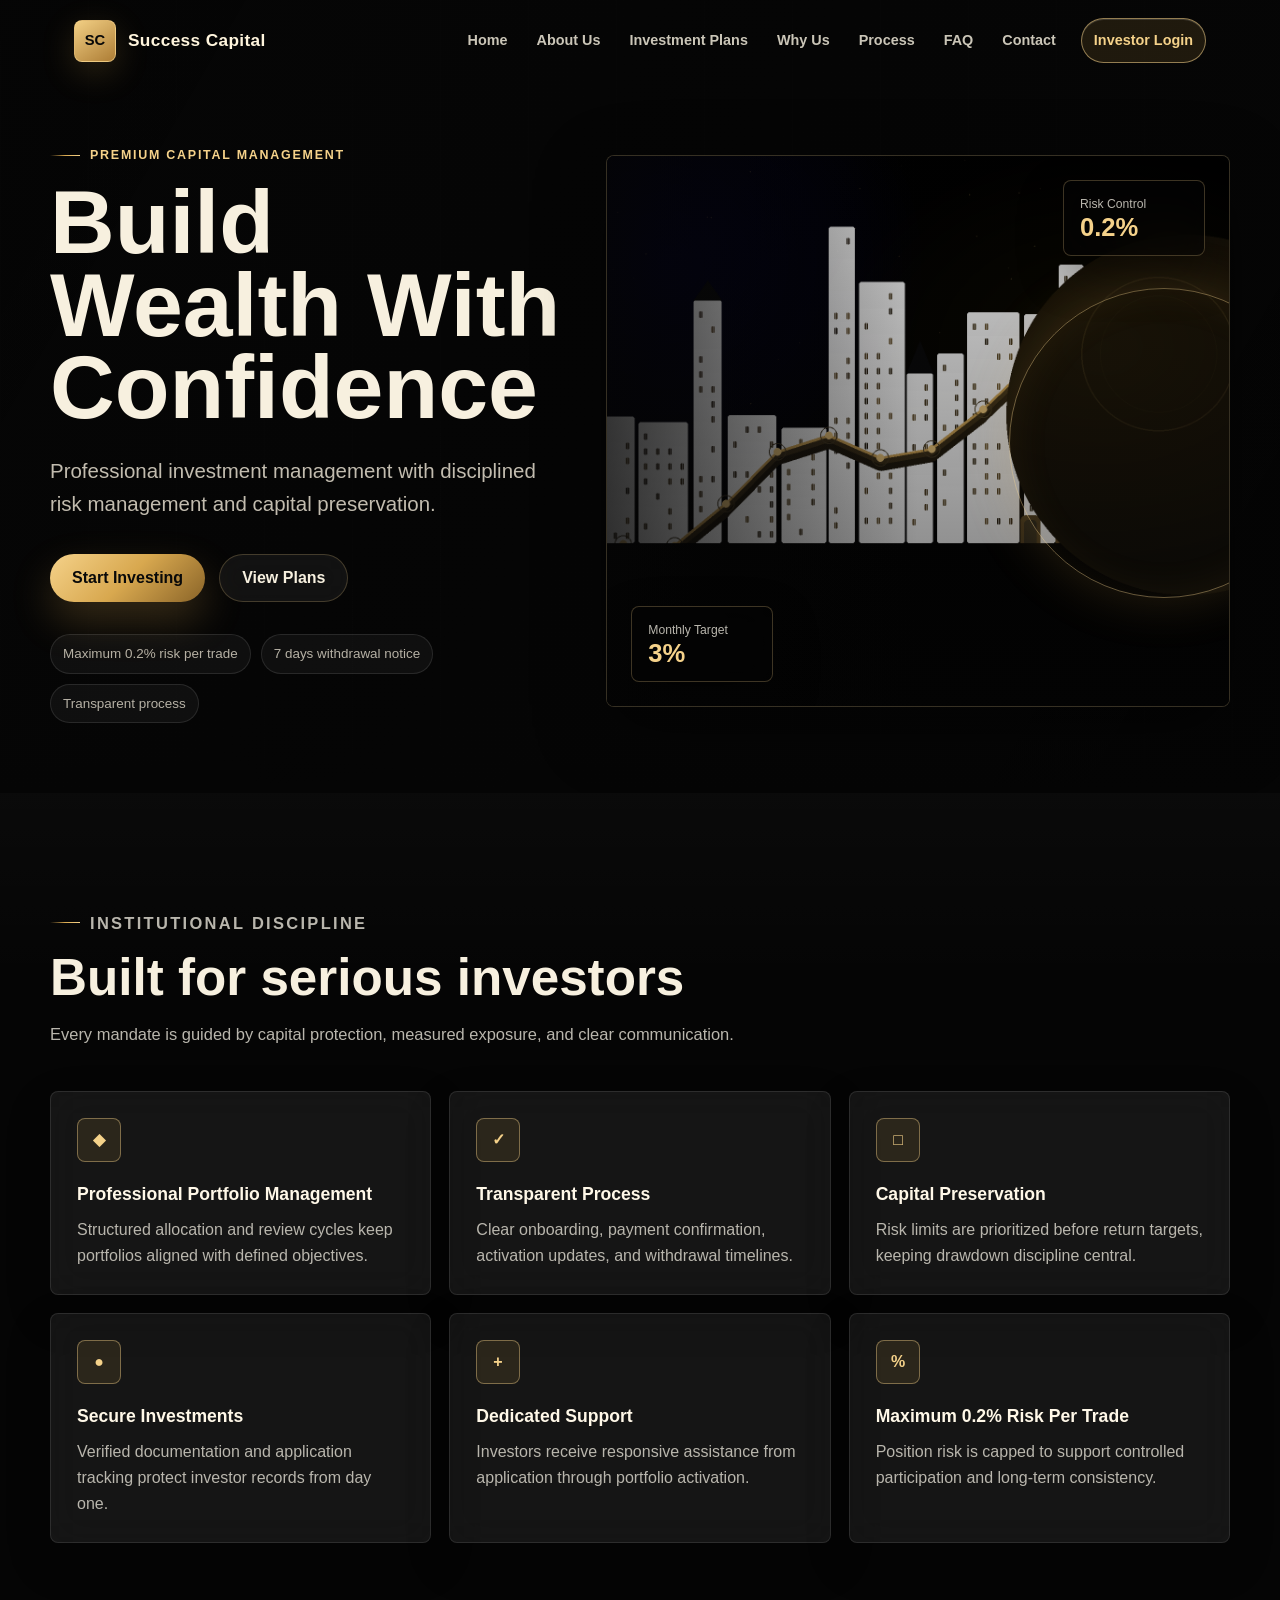
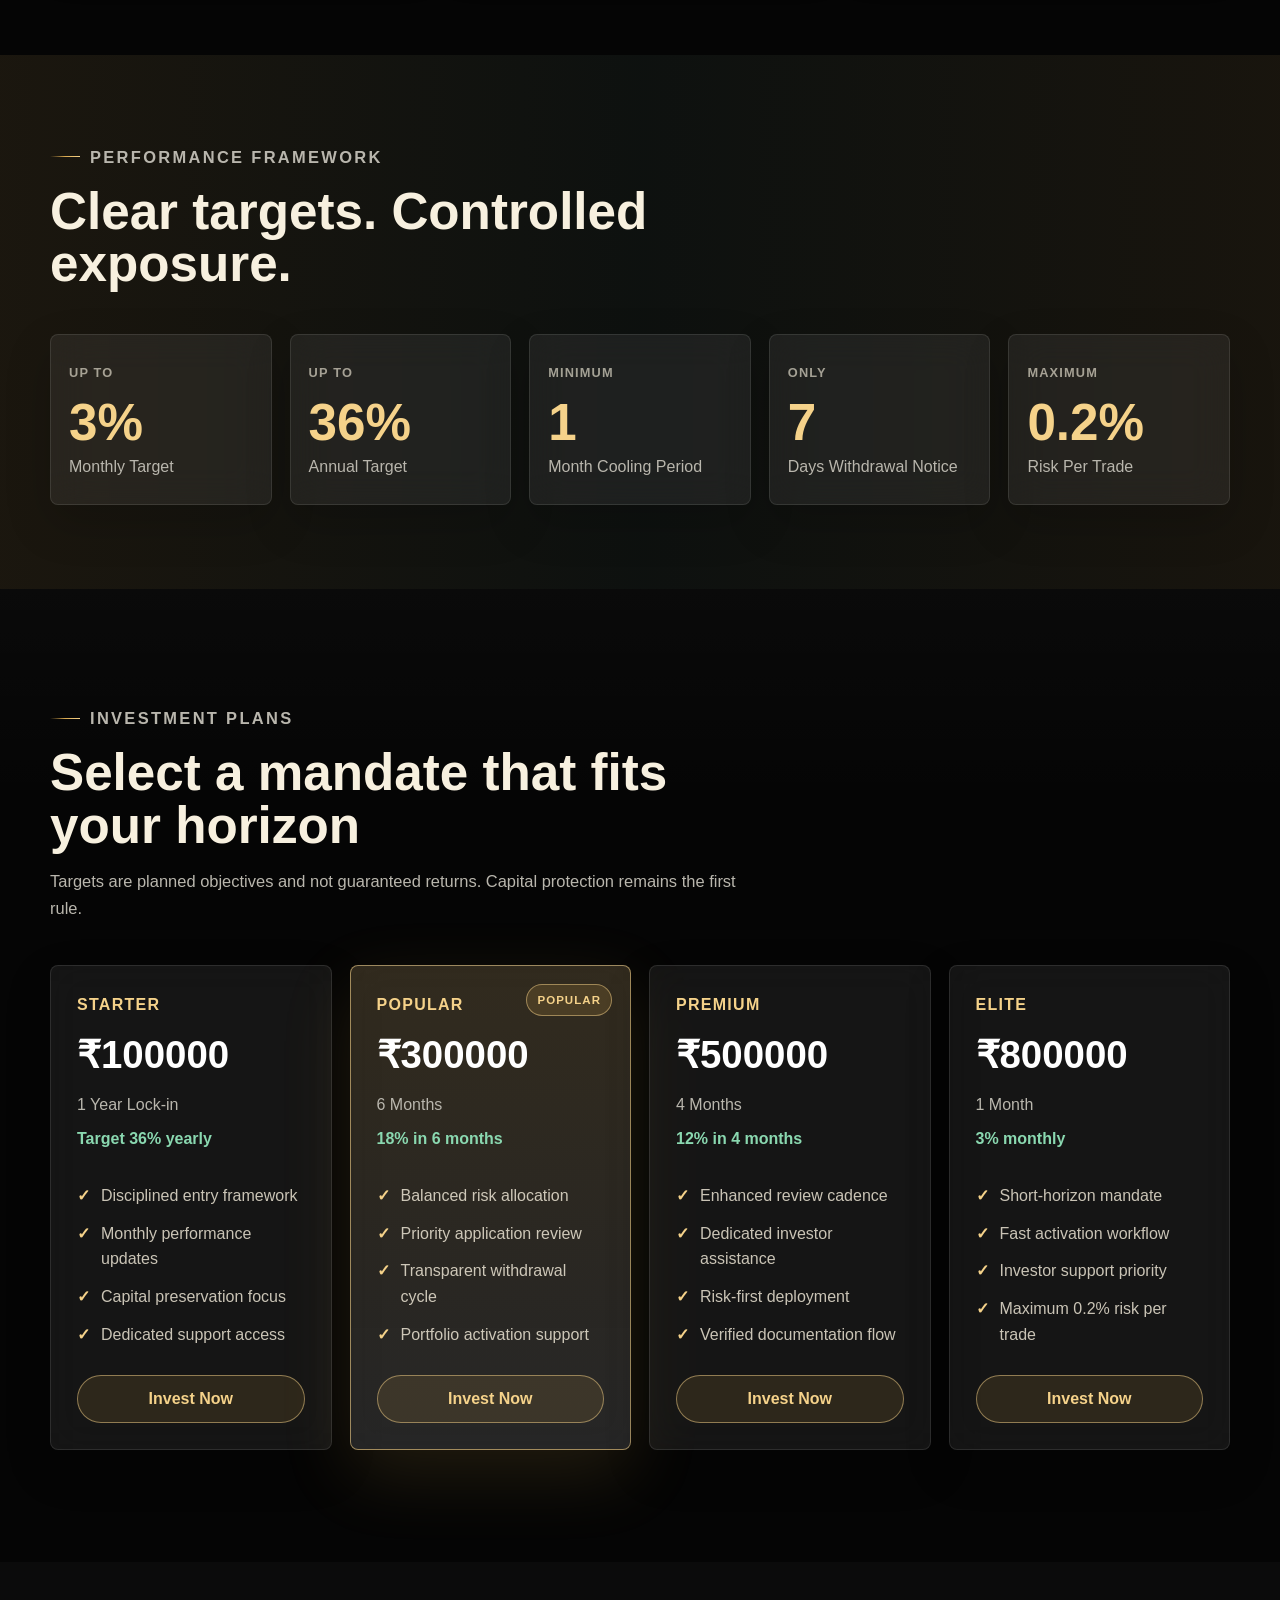
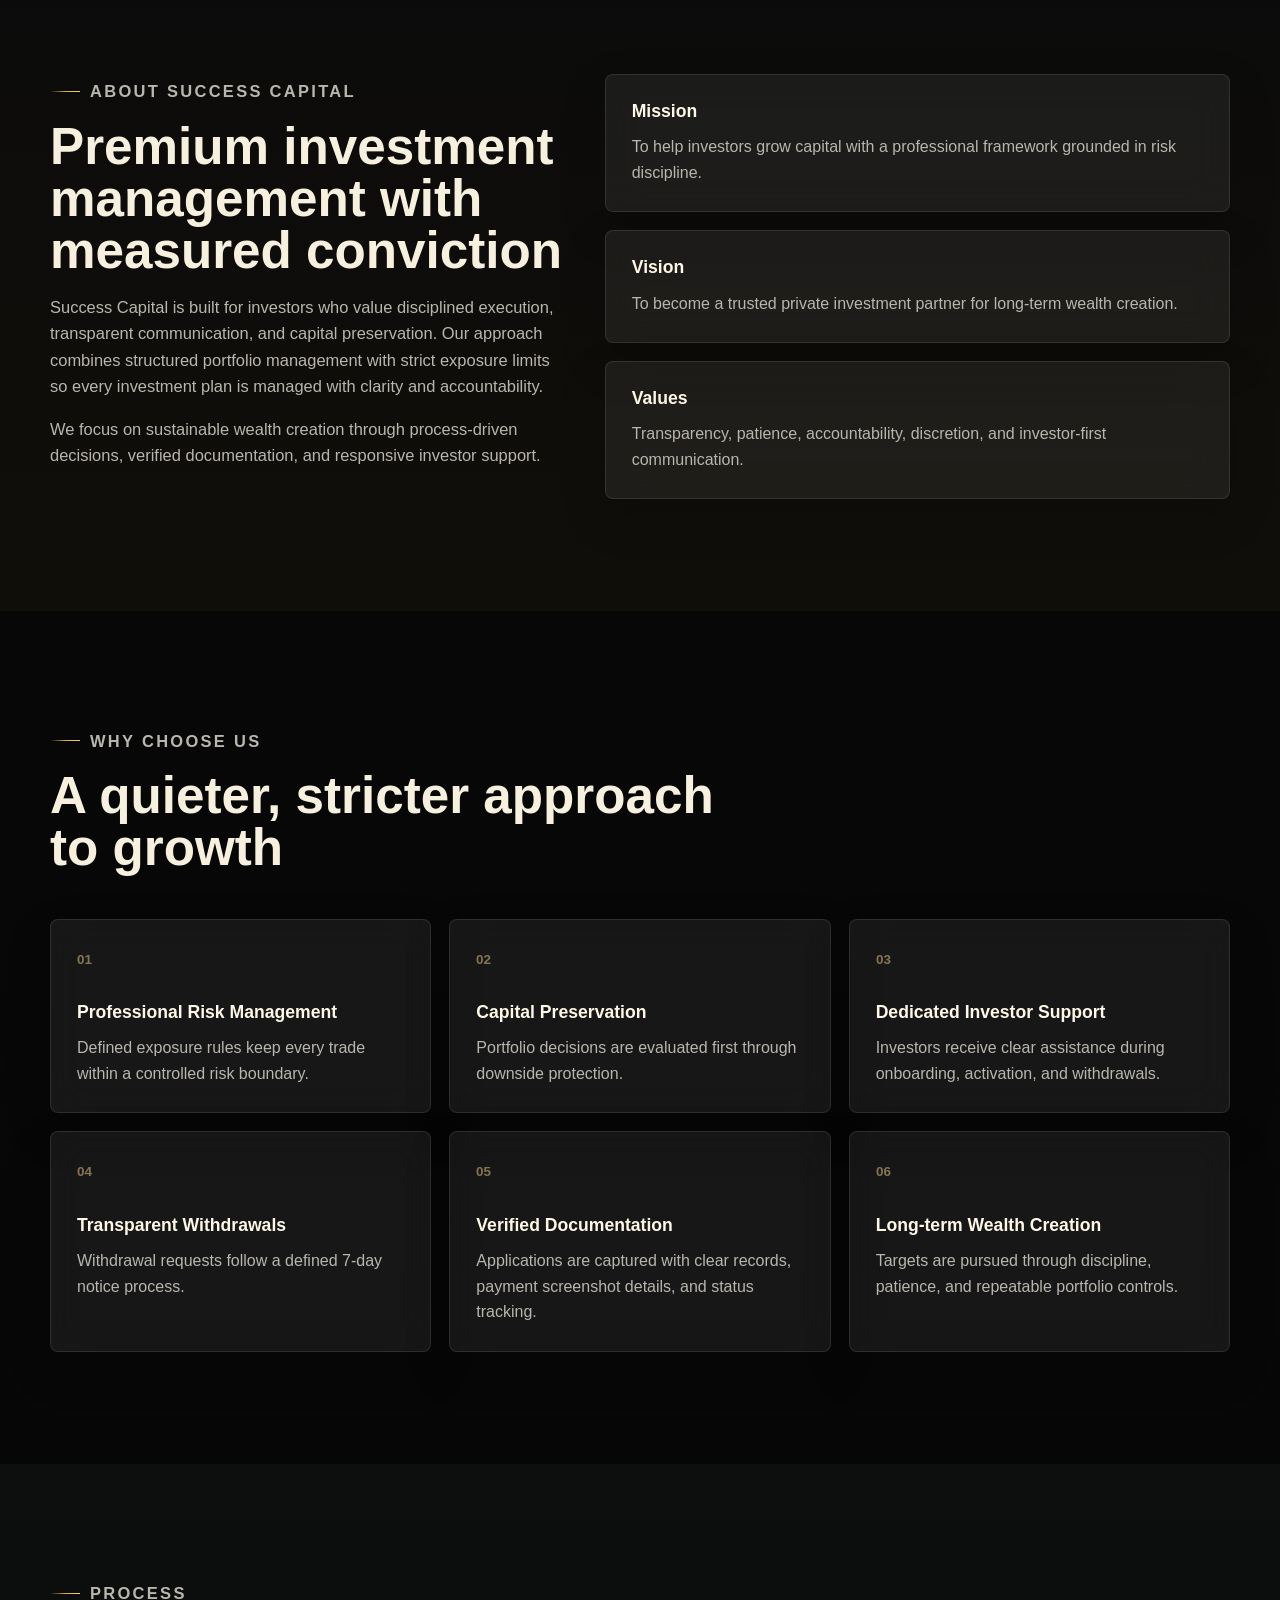
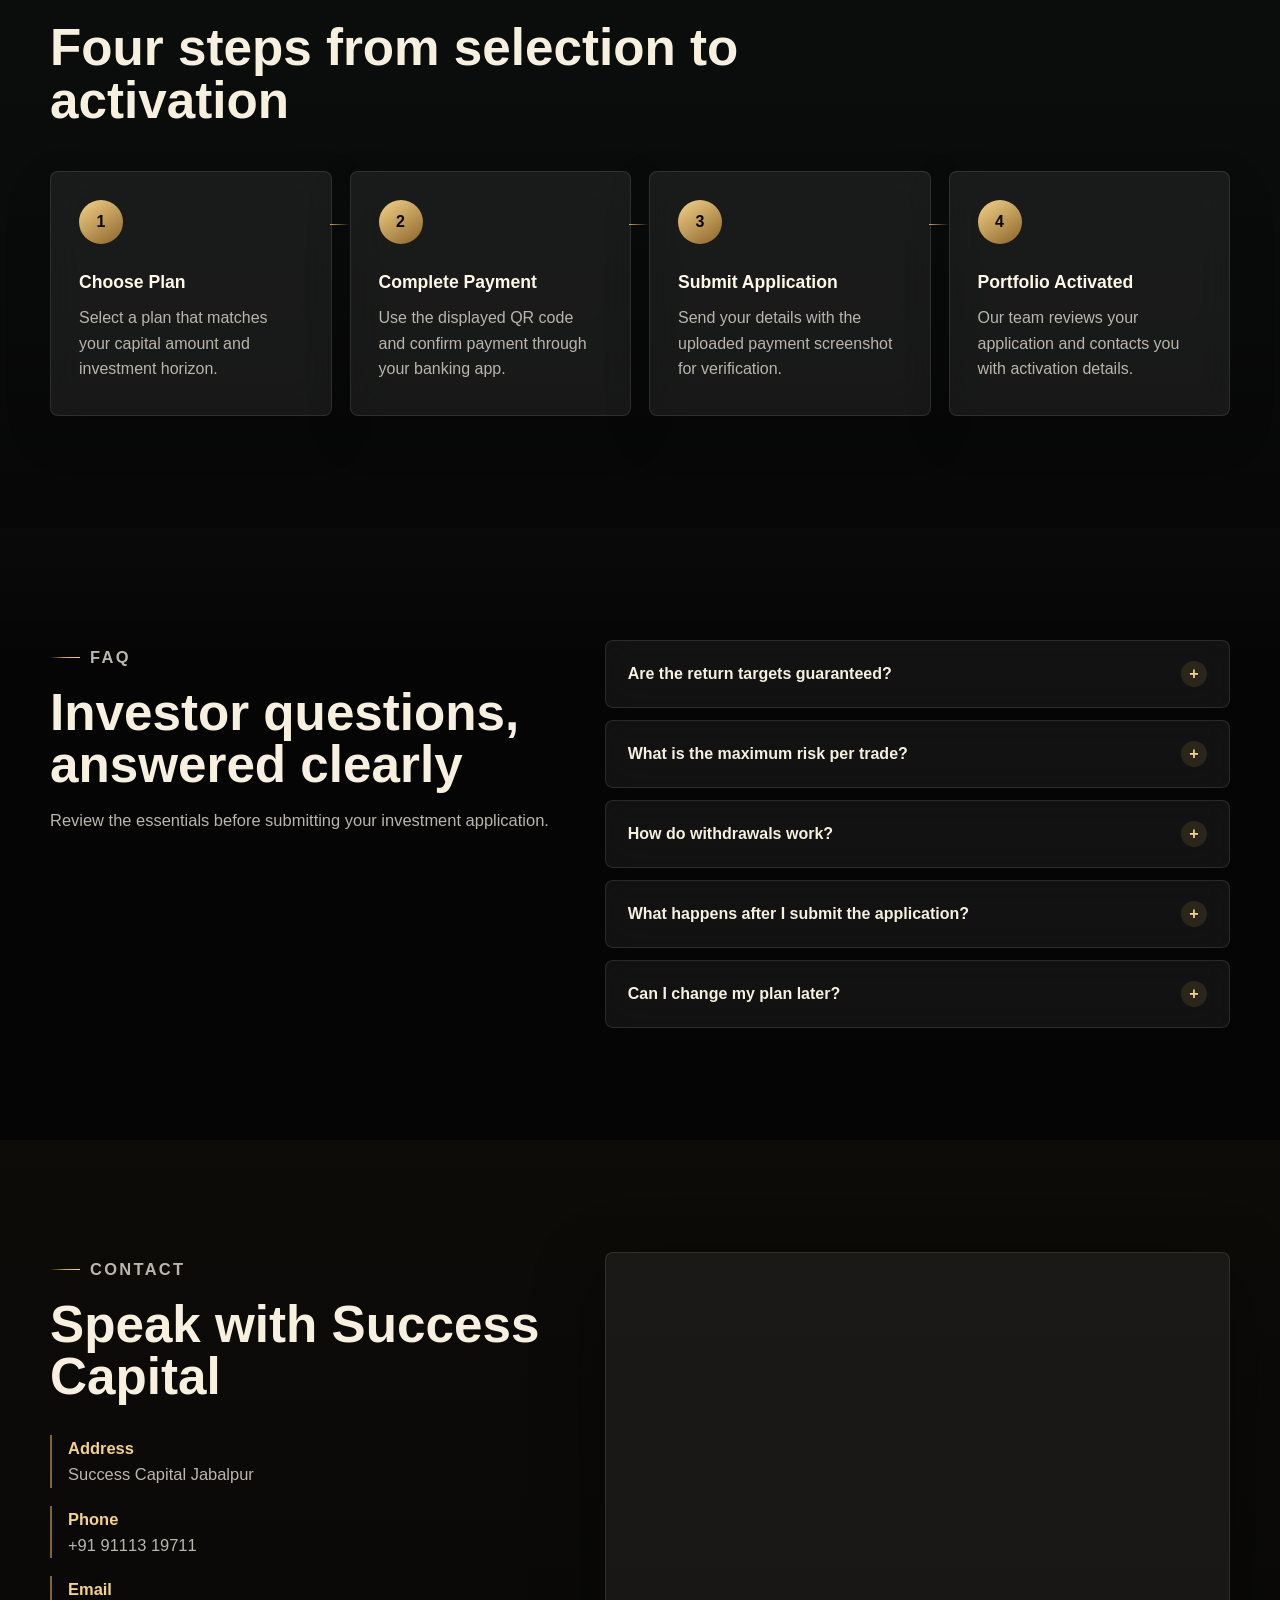
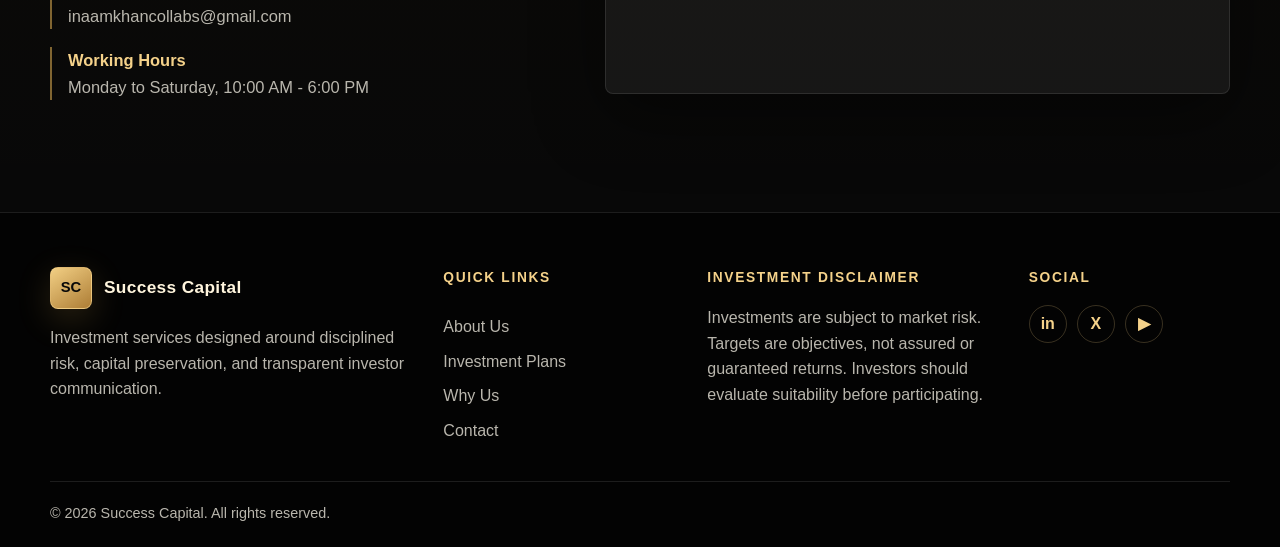
<file: outputs/Success Capital/index.html>
<!DOCTYPE html>
<html lang="en-IN">
<head>
  <meta charset="UTF-8">
  <meta name="viewport" content="width=device-width, initial-scale=1.0">
  <meta name="theme-color" content="#050505">
  <title>Success Capital | Premium Investment Management</title>
  <meta name="description" content="Success Capital provides professional investment management focused on disciplined risk management, capital preservation, transparent withdrawals, and long-term wealth creation.">
  <meta property="og:title" content="Success Capital | Build Wealth With Confidence">
  <meta property="og:description" content="Premium investment plans with disciplined risk management, transparent process, and dedicated investor support.">
  <meta property="og:type" content="website">
  <meta property="og:image" content="images/og-image.png">
  <meta name="twitter:card" content="summary_large_image">
  <meta name="twitter:title" content="Success Capital | Premium Investment Management">
  <meta name="twitter:description" content="Professional investment management with disciplined risk management and capital preservation.">
  <meta name="twitter:image" content="images/og-image.png">
  <link rel="icon" type="image/svg+xml" href="assets/favicon.svg">
  <link rel="preload" href="images/hero-skyline.png" as="image">
  <link rel="stylesheet" href="style.css">
  <script src="config.js" defer></script>
  <script src="script.js" defer></script>
</head>
<body>
  <a class="skip-link" href="#main">Skip to content</a>

  <header class="site-header" data-header>
    <nav class="navbar" aria-label="Primary navigation">
      <a class="brand" href="#home" aria-label="Success Capital home">
        <span class="brand-mark" aria-hidden="true">SC</span>
        <span class="brand-text">Success Capital</span>
      </a>

      <button class="nav-toggle" type="button" aria-label="Open menu" aria-expanded="false" aria-controls="nav-menu" data-nav-toggle>
        <span></span>
        <span></span>
        <span></span>
      </button>

      <div class="nav-menu" id="nav-menu" data-nav-menu>
        <a href="#home">Home</a>
        <a href="#about">About Us</a>
        <a href="#plans">Investment Plans</a>
        <a href="#why-us">Why Us</a>
        <a href="#process">Process</a>
        <a href="#faq">FAQ</a>
        <a href="#contact">Contact</a>
        <button class="nav-login" type="button" data-investor-login>Investor Login</button>
      </div>
    </nav>
  </header>

  <main id="main">
    <section class="hero section" id="home" aria-labelledby="hero-title">
      <div class="hero-bg" aria-hidden="true"></div>
      <div class="section-inner hero-grid">
        <div class="hero-content reveal">
          <p class="eyebrow">Premium capital management</p>
          <h1 id="hero-title"><span>Build</span> <span>Wealth</span> <span>With</span> <span>Confidence</span></h1>
          <p class="hero-subtitle">Professional investment management with disciplined risk management and capital preservation.</p>
          <div class="hero-actions">
            <button class="btn btn-primary" type="button" data-open-application data-plan="Elite" data-amount="800000">Start Investing</button>
            <a class="btn btn-secondary" href="#plans">View Plans</a>
          </div>
          <div class="hero-trust" aria-label="Key investment controls">
            <span>Maximum 0.2% risk per trade</span>
            <span>7 days withdrawal notice</span>
            <span>Transparent process</span>
          </div>
        </div>

        <div class="hero-visual reveal" aria-label="Success Capital investment growth visual">
          <img src="images/hero-skyline.png" alt="Luxury city skyline with a glowing golden investment graph" width="1800" height="1200" loading="eager">
          <div class="chart-orbit" aria-hidden="true"></div>
          <div class="hero-metric metric-one">
            <span>Monthly Target</span>
            <strong>3%</strong>
          </div>
          <div class="hero-metric metric-two">
            <span>Risk Control</span>
            <strong>0.2%</strong>
          </div>
        </div>
      </div>
    </section>

    <section class="section features" aria-labelledby="features-title">
      <div class="section-inner">
        <div class="section-heading reveal">
          <p class="eyebrow">Institutional discipline</p>
          <h2 id="features-title">Built for serious investors</h2>
          <p>Every mandate is guided by capital protection, measured exposure, and clear communication.</p>
        </div>
        <div class="feature-grid">
          <article class="feature-card reveal">
            <span class="icon-badge" aria-hidden="true">◆</span>
            <h3>Professional Portfolio Management</h3>
            <p>Structured allocation and review cycles keep portfolios aligned with defined objectives.</p>
          </article>
          <article class="feature-card reveal">
            <span class="icon-badge" aria-hidden="true">✓</span>
            <h3>Transparent Process</h3>
            <p>Clear onboarding, payment confirmation, activation updates, and withdrawal timelines.</p>
          </article>
          <article class="feature-card reveal">
            <span class="icon-badge" aria-hidden="true">□</span>
            <h3>Capital Preservation</h3>
            <p>Risk limits are prioritized before return targets, keeping drawdown discipline central.</p>
          </article>
          <article class="feature-card reveal">
            <span class="icon-badge" aria-hidden="true">●</span>
            <h3>Secure Investments</h3>
            <p>Verified documentation and application tracking protect investor records from day one.</p>
          </article>
          <article class="feature-card reveal">
            <span class="icon-badge" aria-hidden="true">+</span>
            <h3>Dedicated Support</h3>
            <p>Investors receive responsive assistance from application through portfolio activation.</p>
          </article>
          <article class="feature-card reveal">
            <span class="icon-badge" aria-hidden="true">%</span>
            <h3>Maximum 0.2% Risk Per Trade</h3>
            <p>Position risk is capped to support controlled participation and long-term consistency.</p>
          </article>
        </div>
      </div>
    </section>

    <section class="section stats" aria-labelledby="stats-title">
      <div class="section-inner">
        <div class="section-heading reveal">
          <p class="eyebrow">Performance framework</p>
          <h2 id="stats-title">Clear targets. Controlled exposure.</h2>
        </div>
        <div class="stats-grid">
          <article class="stat-card reveal">
            <span>Up to</span>
            <strong><span data-counter data-target="3">0</span>%</strong>
            <p>Monthly Target</p>
          </article>
          <article class="stat-card reveal">
            <span>Up to</span>
            <strong><span data-counter data-target="36">0</span>%</strong>
            <p>Annual Target</p>
          </article>
          <article class="stat-card reveal">
            <span>Minimum</span>
            <strong><span data-counter data-target="1">0</span></strong>
            <p>Month Cooling Period</p>
          </article>
          <article class="stat-card reveal">
            <span>Only</span>
            <strong><span data-counter data-target="7">0</span></strong>
            <p>Days Withdrawal Notice</p>
          </article>
          <article class="stat-card reveal">
            <span>Maximum</span>
            <strong><span data-counter data-target="0.2" data-decimals="1">0</span>%</strong>
            <p>Risk Per Trade</p>
          </article>
        </div>
      </div>
    </section>

    <section class="section plans" id="plans" aria-labelledby="plans-title">
      <div class="section-inner">
        <div class="section-heading reveal">
          <p class="eyebrow">Investment plans</p>
          <h2 id="plans-title">Select a mandate that fits your horizon</h2>
          <p>Targets are planned objectives and not guaranteed returns. Capital protection remains the first rule.</p>
        </div>

        <div class="plan-grid">
          <article class="plan-card reveal">
            <div class="plan-top">
              <span class="plan-name">Starter</span>
              <strong>₹100000</strong>
            </div>
            <p class="plan-term">1 Year Lock-in</p>
            <p class="plan-target">Target 36% yearly</p>
            <ul>
              <li>Disciplined entry framework</li>
              <li>Monthly performance updates</li>
              <li>Capital preservation focus</li>
              <li>Dedicated support access</li>
            </ul>
            <button class="btn btn-card" type="button" data-open-application data-plan="Starter" data-amount="100000">Invest Now</button>
          </article>

          <article class="plan-card featured reveal">
            <span class="popular-badge">Popular</span>
            <div class="plan-top">
              <span class="plan-name">Popular</span>
              <strong>₹300000</strong>
            </div>
            <p class="plan-term">6 Months</p>
            <p class="plan-target">18% in 6 months</p>
            <ul>
              <li>Balanced risk allocation</li>
              <li>Priority application review</li>
              <li>Transparent withdrawal cycle</li>
              <li>Portfolio activation support</li>
            </ul>
            <button class="btn btn-card" type="button" data-open-application data-plan="Popular" data-amount="300000">Invest Now</button>
          </article>

          <article class="plan-card reveal">
            <div class="plan-top">
              <span class="plan-name">Premium</span>
              <strong>₹500000</strong>
            </div>
            <p class="plan-term">4 Months</p>
            <p class="plan-target">12% in 4 months</p>
            <ul>
              <li>Enhanced review cadence</li>
              <li>Dedicated investor assistance</li>
              <li>Risk-first deployment</li>
              <li>Verified documentation flow</li>
            </ul>
            <button class="btn btn-card" type="button" data-open-application data-plan="Premium" data-amount="500000">Invest Now</button>
          </article>

          <article class="plan-card reveal">
            <div class="plan-top">
              <span class="plan-name">Elite</span>
              <strong>₹800000</strong>
            </div>
            <p class="plan-term">1 Month</p>
            <p class="plan-target">3% monthly</p>
            <ul>
              <li>Short-horizon mandate</li>
              <li>Fast activation workflow</li>
              <li>Investor support priority</li>
              <li>Maximum 0.2% risk per trade</li>
            </ul>
            <button class="btn btn-card" type="button" data-open-application data-plan="Elite" data-amount="800000">Invest Now</button>
          </article>
        </div>
      </div>
    </section>

    <section class="section about" id="about" aria-labelledby="about-title">
      <div class="section-inner about-grid">
        <div class="about-copy reveal">
          <p class="eyebrow">About Success Capital</p>
          <h2 id="about-title">Premium investment management with measured conviction</h2>
          <p>Success Capital is built for investors who value disciplined execution, transparent communication, and capital preservation. Our approach combines structured portfolio management with strict exposure limits so every investment plan is managed with clarity and accountability.</p>
          <p>We focus on sustainable wealth creation through process-driven decisions, verified documentation, and responsive investor support.</p>
        </div>
        <div class="value-grid">
          <article class="value-card reveal">
            <h3>Mission</h3>
            <p>To help investors grow capital with a professional framework grounded in risk discipline.</p>
          </article>
          <article class="value-card reveal">
            <h3>Vision</h3>
            <p>To become a trusted private investment partner for long-term wealth creation.</p>
          </article>
          <article class="value-card reveal">
            <h3>Values</h3>
            <p>Transparency, patience, accountability, discretion, and investor-first communication.</p>
          </article>
        </div>
      </div>
    </section>

    <section class="section why-us" id="why-us" aria-labelledby="why-title">
      <div class="section-inner">
        <div class="section-heading reveal">
          <p class="eyebrow">Why choose us</p>
          <h2 id="why-title">A quieter, stricter approach to growth</h2>
        </div>
        <div class="why-grid">
          <article class="why-card reveal">
            <span aria-hidden="true">01</span>
            <h3>Professional Risk Management</h3>
            <p>Defined exposure rules keep every trade within a controlled risk boundary.</p>
          </article>
          <article class="why-card reveal">
            <span aria-hidden="true">02</span>
            <h3>Capital Preservation</h3>
            <p>Portfolio decisions are evaluated first through downside protection.</p>
          </article>
          <article class="why-card reveal">
            <span aria-hidden="true">03</span>
            <h3>Dedicated Investor Support</h3>
            <p>Investors receive clear assistance during onboarding, activation, and withdrawals.</p>
          </article>
          <article class="why-card reveal">
            <span aria-hidden="true">04</span>
            <h3>Transparent Withdrawals</h3>
            <p>Withdrawal requests follow a defined 7-day notice process.</p>
          </article>
          <article class="why-card reveal">
            <span aria-hidden="true">05</span>
            <h3>Verified Documentation</h3>
            <p>Applications are captured with clear records, payment screenshot details, and status tracking.</p>
          </article>
          <article class="why-card reveal">
            <span aria-hidden="true">06</span>
            <h3>Long-term Wealth Creation</h3>
            <p>Targets are pursued through discipline, patience, and repeatable portfolio controls.</p>
          </article>
        </div>
      </div>
    </section>

    <section class="section process" id="process" aria-labelledby="process-title">
      <div class="section-inner">
        <div class="section-heading reveal">
          <p class="eyebrow">Process</p>
          <h2 id="process-title">Four steps from selection to activation</h2>
        </div>
        <div class="process-grid">
          <article class="process-step reveal">
            <span>1</span>
            <h3>Choose Plan</h3>
            <p>Select a plan that matches your capital amount and investment horizon.</p>
          </article>
          <article class="process-step reveal">
            <span>2</span>
            <h3>Complete Payment</h3>
            <p>Use the displayed QR code and confirm payment through your banking app.</p>
          </article>
          <article class="process-step reveal">
            <span>3</span>
            <h3>Submit Application</h3>
            <p>Send your details with the uploaded payment screenshot for verification.</p>
          </article>
          <article class="process-step reveal">
            <span>4</span>
            <h3>Portfolio Activated</h3>
            <p>Our team reviews your application and contacts you with activation details.</p>
          </article>
        </div>
      </div>
    </section>

    <section class="section faq" id="faq" aria-labelledby="faq-title">
      <div class="section-inner faq-grid">
        <div class="section-heading reveal">
          <p class="eyebrow">FAQ</p>
          <h2 id="faq-title">Investor questions, answered clearly</h2>
          <p>Review the essentials before submitting your investment application.</p>
        </div>
        <div class="accordion reveal" data-accordion>
          <article class="faq-item">
            <button type="button" aria-expanded="false">
              Are the return targets guaranteed?
              <span aria-hidden="true">+</span>
            </button>
            <div class="faq-panel">
              <p>No. The stated percentages are target objectives. All investments carry market risk, and actual outcomes may vary.</p>
            </div>
          </article>
          <article class="faq-item">
            <button type="button" aria-expanded="false">
              What is the maximum risk per trade?
              <span aria-hidden="true">+</span>
            </button>
            <div class="faq-panel">
              <p>Success Capital uses a maximum 0.2% risk per trade framework to support measured participation and capital preservation.</p>
            </div>
          </article>
          <article class="faq-item">
            <button type="button" aria-expanded="false">
              How do withdrawals work?
              <span aria-hidden="true">+</span>
            </button>
            <div class="faq-panel">
              <p>Withdrawal requests require 7 days notice and are processed according to the plan terms and cooling period.</p>
            </div>
          </article>
          <article class="faq-item">
            <button type="button" aria-expanded="false">
              What happens after I submit the application?
              <span aria-hidden="true">+</span>
            </button>
            <div class="faq-panel">
              <p>Your application is recorded with Pending status. The team verifies your details and contacts you shortly.</p>
            </div>
          </article>
          <article class="faq-item">
            <button type="button" aria-expanded="false">
              Can I change my plan later?
              <span aria-hidden="true">+</span>
            </button>
            <div class="faq-panel">
              <p>Plan changes can be reviewed after the applicable lock-in or cooling period, based on portfolio status.</p>
            </div>
          </article>
        </div>
      </div>
    </section>

    <section class="section contact" id="contact" aria-labelledby="contact-title">
      <div class="section-inner contact-grid">
        <div class="contact-copy reveal">
          <p class="eyebrow">Contact</p>
          <h2 id="contact-title">Speak with Success Capital</h2>
          <div class="contact-list">
            <p><span>Address</span> Success Capital Jabalpur</p>
            <p><span>Phone</span> +91 91113 19711</p>
            <p><span>Email</span> inaamkhancollabs@gmail.com</p>
            <p><span>Working Hours</span> Monday to Saturday, 10:00 AM - 6:00 PM</p>
          </div>
        </div>
        <div class="map-frame reveal">
          <iframe title="Success Capital office location map" loading="lazy" referrerpolicy="no-referrer-when-downgrade" src="https://maps.app.goo.gl/9LFWZc4yVt3iLi478"></iframe>
        </div>
      </div>
    </section>
  </main>

  <footer class="footer">
    <div class="section-inner footer-grid">
      <div>
        <a class="brand footer-brand" href="#home" aria-label="Success Capital home">
          <span class="brand-mark" aria-hidden="true">SC</span>
          <span class="brand-text">Success Capital</span>
        </a>
        <p class="footer-note">Investment services designed around disciplined risk, capital preservation, and transparent investor communication.</p>
      </div>
      <div>
        <h2>Quick Links</h2>
        <a href="#about">About Us</a>
        <a href="#plans">Investment Plans</a>
        <a href="#why-us">Why Us</a>
        <a href="#contact">Contact</a>
      </div>
      <div>
        <h2>Investment Disclaimer</h2>
        <p>Investments are subject to market risk. Targets are objectives, not assured or guaranteed returns. Investors should evaluate suitability before participating.</p>
      </div>
      <div>
        <h2>Social</h2>
        <div class="social-links" aria-label="Success Capital social icons">
          <span role="img" aria-label="LinkedIn">in</span>
          <span role="img" aria-label="X">X</span>
          <span role="img" aria-label="YouTube">▶</span>
        </div>
      </div>
    </div>
    <div class="copyright">
      <p>© 2026 Success Capital. All rights reserved.</p>
    </div>
  </footer>

  <div class="modal" id="investment-modal" role="dialog" aria-modal="true" aria-labelledby="investment-modal-title" hidden>
    <div class="modal-backdrop" data-close-modal></div>
    <div class="modal-panel investment-panel" role="document">
      <button class="modal-close" type="button" aria-label="Close investment form" data-close-modal>×</button>
      <div class="modal-grid">
        <div class="modal-copy">
          <p class="eyebrow">Investor application</p>
          <h2 id="investment-modal-title">Start your Success Capital plan</h2>
          <p>Submit your details with payment confirmation. Applications are recorded with Pending status for team review.</p>
          
        </div>

        <form class="application-form" id="investment-form" novalidate>
          <div class="form-grid">
            <label>
              <span>Full Name</span>
              <input type="text" name="name" autocomplete="name" required minlength="2">
            </label>
            <label>
              <span>Phone Number</span>
              <input type="tel" name="phone" autocomplete="tel" required pattern="[0-9+\s-]{8,16}">
            </label>
            <label>
              <span>Email</span>
              <input type="email" name="email" autocomplete="email" required>
            </label>
            <label>
              <span>City</span>
              <input type="text" name="city" autocomplete="address-level2" required>
            </label>
            <label>
              <span>Occupation</span>
              <input type="text" name="occupation" autocomplete="organization-title" required>
            </label>
            <label>
              <span>Investment Plan</span>
              <select name="plan" required data-plan-select>
                <option value="Starter" data-amount="100000">Starter - ₹100000</option>
                <option value="Popular" data-amount="300000">Popular - ₹300000</option>
                <option value="Premium" data-amount="500000">Premium - ₹500000</option>
                <option value="Elite" data-amount="800000">Elite - ₹800000</option>
              </select>
            </label>
            <label>
              <span>Investment Amount</span>
              <input type="number" name="amount" min="100000" step="1000" required data-amount-input>
            </label>
            <label class="file-field">
              <span>Upload Payment Screenshot</span>
              <input type="file" name="paymentScreenshot" accept="image/png,image/jpeg,image/webp,application/pdf" required data-file-input>
              <span class="file-name" data-file-name>No file selected</span>
            </label>
          </div>
          <label class="terms-field">
            <input type="checkbox" name="terms" required>
            <span>I agree to terms</span>
          </label>
          <div class="form-alert" role="status" aria-live="polite" data-form-alert></div>
          <button class="btn btn-primary submit-btn" type="submit" data-submit-btn>
            <span class="btn-label">Submit Application</span>
            <span class="spinner" aria-hidden="true"></span>
          </button>
        </form>

        <div class="success-state" data-success-state hidden>
          <span class="success-icon" aria-hidden="true">✓</span>
          <h2>Payment submitted successfully.</h2>
          <p>Your application has been received.</p>
          <p>We will contact you shortly.</p>
          <button class="btn btn-primary" type="button" data-close-modal>Close</button>
        </div>
      </div>
    </div>
  </div>

  <div class="toast" role="status" aria-live="polite" data-toast hidden></div>
</body>
</html>
</file>
<file: outputs/Success Capital/style.css>
:root {
  color-scheme: dark;
  --bg: #050505;
  --bg-soft: #0b0b0c;
  --bg-panel: rgba(255, 255, 255, 0.065);
  --bg-panel-strong: rgba(255, 255, 255, 0.105);
  --gold: #d8a84f;
  --gold-light: #f5d28a;
  --gold-dark: #8a6428;
  --text: #f7f0df;
  --muted: #b9b6ad;
  --line: rgba(245, 210, 138, 0.22);
  --line-soft: rgba(255, 255, 255, 0.1);
  --emerald: #8ad8b0;
  --danger: #ff9d8b;
  --shadow: 0 22px 70px rgba(0, 0, 0, 0.45);
  --max-width: 1180px;
  --radius: 8px;
  --radius-sm: 6px;
  --pill: 999px;
  --header-height: 82px;
  --ease: cubic-bezier(0.22, 1, 0.36, 1);
  font-family: "Segoe UI", Inter, Roboto, Arial, sans-serif;
}

* {
  box-sizing: border-box;
}

html {
  scroll-behavior: smooth;
  scroll-padding-top: 96px;
}

body {
  margin: 0;
  overflow-x: hidden;
  background:
    linear-gradient(180deg, #050505 0%, #080808 42%, #050505 100%),
    var(--bg);
  color: var(--text);
  font-family: "Segoe UI", Inter, Roboto, Arial, sans-serif;
  line-height: 1.6;
  text-rendering: optimizeLegibility;
}

body.modal-open {
  overflow: hidden;
}

img,
iframe {
  display: block;
  max-width: 100%;
}

a {
  color: inherit;
  text-decoration: none;
}

button,
input,
select {
  font: inherit;
}

button {
  cursor: pointer;
}

::selection {
  background: rgba(216, 168, 79, 0.35);
  color: var(--text);
}

.skip-link {
  position: fixed;
  left: 18px;
  top: 18px;
  z-index: 1000;
  transform: translateY(-160%);
  border-radius: var(--pill);
  background: var(--gold);
  color: #070707;
  padding: 10px 16px;
  font-weight: 700;
  transition: transform 0.2s ease;
}

.skip-link:focus {
  transform: translateY(0);
}

.section {
  position: relative;
  padding: 112px 24px;
}

.section-inner {
  width: min(100%, var(--max-width));
  margin: 0 auto;
}

.section-heading {
  max-width: 720px;
  margin-bottom: 44px;
}

.section-heading h2,
.about-copy h2,
.contact-copy h2 {
  margin: 0;
  font-size: clamp(2rem, 4vw, 4.1rem);
  line-height: 1.02;
  letter-spacing: 0;
}

.section-heading p,
.about-copy p,
.contact-copy p {
  color: var(--muted);
  font-size: 1.03rem;
}

.eyebrow {
  display: inline-flex;
  align-items: center;
  gap: 10px;
  margin: 0 0 16px;
  color: var(--gold-light);
  font-size: 0.78rem;
  font-weight: 800;
  letter-spacing: 0.14em;
  text-transform: uppercase;
}

.eyebrow::before {
  content: "";
  width: 30px;
  height: 1px;
  background: linear-gradient(90deg, transparent, var(--gold), var(--gold-light));
}

.site-header {
  position: fixed;
  inset: 0 0 auto;
  z-index: 900;
  height: var(--header-height);
  border-bottom: 1px solid transparent;
  transition: background 0.3s ease, border-color 0.3s ease, box-shadow 0.3s ease;
}

.site-header.scrolled,
.site-header.menu-open {
  border-bottom-color: var(--line-soft);
  background: rgba(5, 5, 5, 0.78);
  box-shadow: 0 10px 40px rgba(0, 0, 0, 0.32);
  backdrop-filter: blur(22px);
}

.navbar {
  width: min(100%, var(--max-width));
  height: 100%;
  margin: 0 auto;
  padding: 0 24px;
  display: flex;
  align-items: center;
  justify-content: space-between;
  gap: 22px;
}

.brand {
  display: inline-flex;
  align-items: center;
  gap: 12px;
  min-width: 0;
  font-weight: 800;
}

.brand-mark {
  display: grid;
  place-items: center;
  width: 42px;
  height: 42px;
  flex: 0 0 42px;
  border: 1px solid rgba(245, 210, 138, 0.6);
  border-radius: var(--radius);
  background: linear-gradient(145deg, #f2cf84, #ad7d35);
  color: #080808;
  font-size: 0.92rem;
  box-shadow: 0 10px 34px rgba(216, 168, 79, 0.2);
}

.brand-text {
  color: #fff5dd;
  font-size: 1.08rem;
  letter-spacing: 0.02em;
  white-space: nowrap;
}

.nav-menu {
  display: flex;
  align-items: center;
  gap: 5px;
}

.nav-menu a,
.nav-login {
  position: relative;
  border: 0;
  border-radius: var(--pill);
  background: transparent;
  color: rgba(247, 240, 223, 0.82);
  padding: 10px 12px;
  font-size: 0.9rem;
  font-weight: 650;
  transition: color 0.2s ease, background 0.2s ease;
}

.nav-menu a:hover,
.nav-menu a:focus-visible,
.nav-login:hover,
.nav-login:focus-visible {
  background: rgba(255, 255, 255, 0.07);
  color: #fff;
  outline: none;
}

.nav-login {
  margin-left: 8px;
  border: 1px solid rgba(245, 210, 138, 0.55);
  background: rgba(216, 168, 79, 0.12);
  color: var(--gold-light);
  box-shadow: inset 0 1px 0 rgba(255, 255, 255, 0.14);
}

.nav-toggle {
  display: none;
  flex: 0 0 44px;
  width: 44px;
  height: 44px;
  border: 1px solid var(--line);
  border-radius: var(--radius);
  background: rgba(255, 255, 255, 0.06);
  padding: 10px;
}

.nav-toggle span {
  display: block;
  width: 100%;
  height: 2px;
  margin: 5px 0;
  border-radius: var(--pill);
  background: var(--text);
  transition: transform 0.25s ease, opacity 0.25s ease;
}

.site-header.menu-open .nav-toggle span:nth-child(1) {
  transform: translateY(7px) rotate(45deg);
}

.site-header.menu-open .nav-toggle span:nth-child(2) {
  opacity: 0;
}

.site-header.menu-open .nav-toggle span:nth-child(3) {
  transform: translateY(-7px) rotate(-45deg);
}

.hero {
  min-height: 86svh;
  padding-top: 138px;
  padding-bottom: 70px;
  display: grid;
  align-items: center;
  isolation: isolate;
}

.hero-bg {
  position: absolute;
  inset: 0;
  z-index: -2;
  background:
    linear-gradient(120deg, rgba(5, 5, 5, 0.96) 0%, rgba(5, 5, 5, 0.78) 42%, rgba(5, 5, 5, 0.95) 100%),
    repeating-linear-gradient(90deg, rgba(255, 255, 255, 0.025) 0 1px, transparent 1px 88px);
}

.hero::after {
  content: "";
  position: absolute;
  inset: auto 0 0;
  height: 170px;
  z-index: -1;
  background: linear-gradient(180deg, transparent, var(--bg));
}

.hero-grid {
  display: grid;
  grid-template-columns: minmax(0, 0.9fr) minmax(380px, 1.1fr);
  align-items: center;
  gap: 46px;
}

.hero-content,
.hero-visual {
  min-width: 0;
}

.hero h1 {
  max-width: 720px;
  margin: 0;
  font-size: clamp(3rem, 7vw, 7.7rem);
  line-height: 0.92;
  letter-spacing: 0;
}

.hero-subtitle {
  max-width: 580px;
  margin: 26px 0 0;
  color: rgba(247, 240, 223, 0.78);
  font-size: clamp(1.05rem, 1.7vw, 1.28rem);
}

.hero-actions {
  display: flex;
  flex-wrap: wrap;
  gap: 14px;
  margin-top: 34px;
}

.btn {
  position: relative;
  isolation: isolate;
  display: inline-flex;
  align-items: center;
  justify-content: center;
  min-height: 48px;
  border: 0;
  border-radius: var(--pill);
  padding: 13px 22px;
  overflow: hidden;
  font-weight: 800;
  line-height: 1;
  transition: transform 0.22s ease, box-shadow 0.22s ease, background 0.22s ease, color 0.22s ease;
}

.btn:hover,
.btn:focus-visible {
  transform: translateY(-2px);
  outline: none;
}

.btn-primary {
  background: linear-gradient(135deg, var(--gold-light), var(--gold), var(--gold-dark));
  color: #090909;
  box-shadow: 0 18px 42px rgba(216, 168, 79, 0.24);
}

.btn-primary:hover,
.btn-primary:focus-visible {
  box-shadow: 0 22px 54px rgba(216, 168, 79, 0.34);
}

.btn-secondary {
  border: 1px solid var(--line);
  background: rgba(255, 255, 255, 0.055);
  color: var(--text);
  backdrop-filter: blur(14px);
}

.btn-card {
  width: 100%;
  margin-top: auto;
  border: 1px solid rgba(245, 210, 138, 0.5);
  background: rgba(216, 168, 79, 0.12);
  color: var(--gold-light);
}

.btn-card:hover,
.btn-card:focus-visible {
  background: rgba(216, 168, 79, 0.22);
  box-shadow: 0 18px 46px rgba(0, 0, 0, 0.32);
}

.ripple {
  position: absolute;
  z-index: -1;
  width: 16px;
  height: 16px;
  border-radius: 50%;
  background: rgba(255, 255, 255, 0.45);
  transform: translate(-50%, -50%) scale(0);
  animation: ripple 0.55s ease-out forwards;
  pointer-events: none;
}

.hero-trust {
  display: flex;
  flex-wrap: wrap;
  gap: 10px;
  margin-top: 32px;
}

.hero-trust span {
  border: 1px solid rgba(255, 255, 255, 0.1);
  border-radius: var(--pill);
  background: rgba(255, 255, 255, 0.045);
  color: rgba(247, 240, 223, 0.72);
  padding: 8px 12px;
  font-size: 0.84rem;
}

.hero-visual {
  position: relative;
  min-height: 550px;
  border: 1px solid rgba(245, 210, 138, 0.18);
  border-radius: var(--radius);
  overflow: hidden;
  background: rgba(255, 255, 255, 0.035);
  box-shadow: var(--shadow);
}

.hero-visual::before {
  content: "";
  position: absolute;
  inset: 0;
  z-index: 1;
  background:
    linear-gradient(90deg, rgba(5, 5, 5, 0.7), transparent 50%),
    linear-gradient(180deg, rgba(5, 5, 5, 0.1), rgba(5, 5, 5, 0.58));
  pointer-events: none;
}

.hero-visual img {
  width: 100%;
  height: 100%;
  min-height: 550px;
  object-fit: cover;
  filter: saturate(0.92) contrast(1.05);
  transform: scale(1.02);
}

.chart-orbit {
  position: absolute;
  right: -90px;
  top: 24%;
  z-index: 2;
  width: 310px;
  aspect-ratio: 1;
  border: 1px solid rgba(245, 210, 138, 0.42);
  border-radius: 50%;
  box-shadow: 0 0 54px rgba(216, 168, 79, 0.18), inset 0 0 42px rgba(216, 168, 79, 0.08);
  animation: floatGraph 6s var(--ease) infinite;
}

.hero-metric {
  position: absolute;
  z-index: 3;
  display: grid;
  gap: 1px;
  min-width: 142px;
  border: 1px solid rgba(245, 210, 138, 0.24);
  border-radius: var(--radius);
  background: rgba(5, 5, 5, 0.55);
  padding: 14px 16px;
  box-shadow: 0 18px 44px rgba(0, 0, 0, 0.34);
  backdrop-filter: blur(18px);
}

.hero-metric span {
  color: var(--muted);
  font-size: 0.76rem;
}

.hero-metric strong {
  color: var(--gold-light);
  font-size: 1.6rem;
  line-height: 1;
}

.metric-one {
  left: 24px;
  bottom: 24px;
}

.metric-two {
  right: 24px;
  top: 24px;
}

.features,
.plans,
.faq {
  background:
    linear-gradient(180deg, rgba(255, 255, 255, 0.018), transparent 22%),
    var(--bg);
}

.feature-grid,
.stats-grid,
.plan-grid,
.why-grid,
.process-grid,
.value-grid {
  display: grid;
  gap: 18px;
}

.feature-grid {
  grid-template-columns: repeat(3, minmax(0, 1fr));
}

.feature-card,
.stat-card,
.plan-card,
.value-card,
.why-card,
.process-step {
  border: 1px solid var(--line-soft);
  border-radius: var(--radius);
  background: var(--bg-panel);
  box-shadow: 0 18px 46px rgba(0, 0, 0, 0.18);
  backdrop-filter: blur(18px);
  transition: transform 0.26s var(--ease), border-color 0.26s ease, background 0.26s ease, box-shadow 0.26s ease;
}

.feature-card:hover,
.stat-card:hover,
.plan-card:hover,
.value-card:hover,
.why-card:hover,
.process-step:hover {
  transform: translateY(-7px);
  border-color: rgba(245, 210, 138, 0.34);
  background: var(--bg-panel-strong);
  box-shadow: 0 24px 64px rgba(0, 0, 0, 0.32);
}

.feature-card {
  padding: 26px;
}

.icon-badge {
  display: grid;
  place-items: center;
  width: 44px;
  height: 44px;
  margin-bottom: 22px;
  border: 1px solid rgba(245, 210, 138, 0.42);
  border-radius: var(--radius);
  background: rgba(216, 168, 79, 0.11);
  color: var(--gold-light);
  font-weight: 900;
}

.feature-card h3,
.plan-card h3,
.value-card h3,
.why-card h3,
.process-step h3 {
  margin: 0 0 12px;
  color: #fff8e8;
  font-size: 1.1rem;
  line-height: 1.2;
}

.feature-card p,
.value-card p,
.why-card p,
.process-step p {
  margin: 0;
  color: var(--muted);
}

.stats {
  padding-top: 84px;
  padding-bottom: 84px;
  background:
    linear-gradient(90deg, rgba(216, 168, 79, 0.09), rgba(138, 216, 176, 0.045), rgba(216, 168, 79, 0.08)),
    #080808;
}

.stats-grid {
  grid-template-columns: repeat(5, minmax(0, 1fr));
}

.stat-card {
  padding: 24px 18px;
  min-height: 160px;
}

.stat-card span {
  color: rgba(247, 240, 223, 0.62);
  font-size: 0.8rem;
  font-weight: 700;
  text-transform: uppercase;
  letter-spacing: 0.09em;
}

.stat-card strong {
  display: block;
  margin: 14px 0 8px;
  color: var(--gold-light);
  font-size: clamp(2.1rem, 4vw, 3.5rem);
  line-height: 0.92;
}

.stat-card strong span {
  color: inherit;
  font-size: inherit;
  letter-spacing: 0;
}

.stat-card p {
  margin: 0;
  color: var(--muted);
}

.plan-grid {
  grid-template-columns: repeat(4, minmax(0, 1fr));
  align-items: stretch;
}

.plan-card {
  position: relative;
  display: flex;
  flex-direction: column;
  min-height: 470px;
  padding: 26px;
}

.plan-card.featured {
  border-color: rgba(245, 210, 138, 0.58);
  background:
    linear-gradient(180deg, rgba(216, 168, 79, 0.14), rgba(255, 255, 255, 0.07)),
    var(--bg-panel);
  box-shadow: 0 24px 72px rgba(216, 168, 79, 0.14);
}

.popular-badge {
  position: absolute;
  right: 18px;
  top: 18px;
  border: 1px solid rgba(245, 210, 138, 0.5);
  border-radius: var(--pill);
  background: rgba(216, 168, 79, 0.16);
  color: var(--gold-light);
  padding: 6px 10px;
  font-size: 0.72rem;
  font-weight: 900;
  letter-spacing: 0.09em;
  text-transform: uppercase;
}

.plan-top {
  display: grid;
  gap: 18px;
  margin-bottom: 18px;
}

.plan-name {
  color: var(--gold-light);
  font-weight: 900;
  letter-spacing: 0.08em;
  text-transform: uppercase;
}

.plan-top strong {
  color: #fff;
  font-size: clamp(1.9rem, 3vw, 2.7rem);
  line-height: 1;
}

.plan-term,
.plan-target {
  margin: 0 0 8px;
  color: var(--muted);
}

.plan-target {
  color: var(--emerald);
  font-weight: 800;
}

.plan-card ul {
  display: grid;
  gap: 12px;
  margin: 24px 0 28px;
  padding: 0;
  list-style: none;
}

.plan-card li {
  position: relative;
  color: rgba(247, 240, 223, 0.8);
  padding-left: 24px;
}

.plan-card li::before {
  content: "✓";
  position: absolute;
  left: 0;
  top: 0;
  color: var(--gold-light);
  font-weight: 900;
}

.about {
  background:
    linear-gradient(180deg, rgba(255, 255, 255, 0.02), rgba(216, 168, 79, 0.05)),
    #060606;
}

.about-grid,
.contact-grid,
.faq-grid {
  display: grid;
  grid-template-columns: minmax(0, 0.82fr) minmax(320px, 1fr);
  gap: 42px;
  align-items: start;
}

.about-copy p {
  max-width: 650px;
}

.value-grid {
  grid-template-columns: 1fr;
}

.value-card {
  padding: 26px;
}

.why-grid {
  grid-template-columns: repeat(3, minmax(0, 1fr));
}

.why-card {
  padding: 26px;
}

.why-card span {
  display: inline-block;
  margin-bottom: 32px;
  color: rgba(245, 210, 138, 0.5);
  font-size: 0.84rem;
  font-weight: 900;
}

.process {
  background:
    linear-gradient(180deg, rgba(138, 216, 176, 0.04), transparent),
    #070707;
}

.process-grid {
  grid-template-columns: repeat(4, minmax(0, 1fr));
  counter-reset: process;
}

.process-step {
  position: relative;
  min-height: 245px;
  padding: 28px;
}

.process-step::after {
  content: "";
  position: absolute;
  top: 52px;
  right: -19px;
  width: 20px;
  height: 1px;
  background: linear-gradient(90deg, var(--gold), transparent);
}

.process-step:last-child::after {
  display: none;
}

.process-step span {
  display: grid;
  place-items: center;
  width: 44px;
  height: 44px;
  margin-bottom: 28px;
  border-radius: 50%;
  background: linear-gradient(145deg, var(--gold-light), var(--gold-dark));
  color: #080808;
  font-weight: 900;
}

.accordion {
  display: grid;
  gap: 12px;
}

.faq-item {
  border: 1px solid var(--line-soft);
  border-radius: var(--radius);
  overflow: hidden;
  background: rgba(255, 255, 255, 0.055);
  backdrop-filter: blur(16px);
}

.faq-item button {
  display: flex;
  align-items: center;
  justify-content: space-between;
  width: 100%;
  border: 0;
  background: transparent;
  color: var(--text);
  padding: 20px 22px;
  text-align: left;
  font-weight: 800;
}

.faq-item button span {
  display: grid;
  place-items: center;
  width: 26px;
  height: 26px;
  flex: 0 0 26px;
  border-radius: 50%;
  background: rgba(216, 168, 79, 0.13);
  color: var(--gold-light);
  transition: transform 0.25s ease;
}

.faq-item.is-open button span {
  transform: rotate(45deg);
}

.faq-panel {
  max-height: 0;
  overflow: hidden;
  transition: max-height 0.35s var(--ease);
}

.faq-panel p {
  margin: 0;
  padding: 0 22px 22px;
  color: var(--muted);
}

.contact {
  background:
    linear-gradient(180deg, rgba(216, 168, 79, 0.04), rgba(255, 255, 255, 0.012)),
    #050505;
}

.contact-list {
  display: grid;
  gap: 18px;
  margin-top: 32px;
}

.contact-list p {
  margin: 0;
  border-left: 2px solid rgba(216, 168, 79, 0.58);
  padding-left: 16px;
}

.contact-list span {
  display: block;
  color: var(--gold-light);
  font-weight: 900;
}

.map-frame {
  border: 1px solid var(--line-soft);
  border-radius: var(--radius);
  overflow: hidden;
  min-height: 440px;
  background: rgba(255, 255, 255, 0.06);
  box-shadow: var(--shadow);
}

.map-frame iframe {
  width: 100%;
  height: 440px;
  border: 0;
  filter: grayscale(1) invert(0.92) contrast(0.9) brightness(0.84);
}

.footer {
  border-top: 1px solid var(--line-soft);
  background: #030303;
  padding: 54px 24px 22px;
}

.footer-grid {
  display: grid;
  grid-template-columns: 1.25fr 0.8fr 1fr 0.7fr;
  gap: 34px;
}

.footer h2 {
  margin: 0 0 16px;
  color: var(--gold-light);
  font-size: 0.86rem;
  letter-spacing: 0.12em;
  text-transform: uppercase;
}

.footer p,
.footer a {
  color: var(--muted);
}

.footer-note {
  max-width: 390px;
}

.footer-grid > div:nth-child(2) {
  display: grid;
  align-content: start;
  gap: 9px;
}

.footer-grid a:hover,
.footer-grid a:focus-visible {
  color: var(--gold-light);
  outline: none;
}

.social-links {
  display: flex;
  gap: 10px;
}

.social-links span {
  display: grid;
  place-items: center;
  width: 38px;
  height: 38px;
  border: 1px solid var(--line);
  border-radius: 50%;
  color: var(--gold-light);
  font-weight: 900;
}

.copyright {
  width: min(100%, var(--max-width));
  margin: 38px auto 0;
  border-top: 1px solid var(--line-soft);
  padding-top: 20px;
  color: rgba(247, 240, 223, 0.54);
  font-size: 0.9rem;
}

.copyright p {
  margin: 0;
}

.modal {
  position: fixed;
  inset: 0;
  z-index: 1200;
  display: grid;
  place-items: center;
  padding: 20px;
}

.modal[hidden] {
  display: none;
}

.modal-backdrop {
  position: absolute;
  inset: 0;
  background: rgba(0, 0, 0, 0.72);
  opacity: 0;
  backdrop-filter: blur(7px);
  transition: opacity 0.25s ease;
}

.modal-panel {
  position: relative;
  z-index: 1;
  width: min(100%, 1040px);
  max-height: min(92vh, 920px);
  overflow: auto;
  border: 1px solid rgba(245, 210, 138, 0.25);
  border-radius: var(--radius);
  background:
    linear-gradient(145deg, rgba(255, 255, 255, 0.105), rgba(255, 255, 255, 0.055)),
    rgba(7, 7, 7, 0.92);
  box-shadow: 0 32px 120px rgba(0, 0, 0, 0.68);
  opacity: 0;
  transform: translateY(22px) scale(0.98);
  transition: opacity 0.28s var(--ease), transform 0.28s var(--ease);
  backdrop-filter: blur(22px);
}

.modal.is-open .modal-backdrop {
  opacity: 1;
}

.modal.is-open .modal-panel {
  opacity: 1;
  transform: translateY(0) scale(1);
}

.modal-close {
  position: absolute;
  right: 16px;
  top: 16px;
  z-index: 3;
  display: grid;
  place-items: center;
  width: 42px;
  height: 42px;
  border: 1px solid var(--line-soft);
  border-radius: 50%;
  background: rgba(255, 255, 255, 0.07);
  color: var(--text);
  font-size: 1.5rem;
  line-height: 1;
}

.modal-close:hover,
.modal-close:focus-visible {
  border-color: var(--line);
  color: var(--gold-light);
  outline: none;
}

.modal-grid {
  display: grid;
  grid-template-columns: minmax(280px, 0.82fr) minmax(0, 1fr);
  gap: 28px;
  padding: 34px;
}

.modal-copy {
  display: grid;
  align-content: start;
  gap: 18px;
  padding-right: 12px;
}

.modal-copy h2,
.success-state h2 {
  margin: 0;
  color: #fff7df;
  font-size: clamp(1.65rem, 3vw, 2.5rem);
  line-height: 1.05;
}

.modal-copy p {
  margin: 0;
  color: var(--muted);
}

.payment-box {
  display: grid;
  justify-items: center;
  gap: 10px;
  border: 1px solid rgba(245, 210, 138, 0.18);
  border-radius: var(--radius);
  background: rgba(0, 0, 0, 0.26);
  padding: 18px;
}

.payment-title,
.upi-label {
  color: var(--gold-light);
  font-weight: 900;
  text-transform: uppercase;
  letter-spacing: 0.1em;
  font-size: 0.78rem;
}

.payment-box img {
  width: min(100%, 230px);
  border-radius: var(--radius-sm);
  background: #f7f1e2;
}

.payment-box strong {
  color: #fff;
  font-size: 1.2rem;
}

.application-form {
  display: grid;
  gap: 18px;
}

.form-grid {
  display: grid;
  grid-template-columns: repeat(2, minmax(0, 1fr));
  gap: 14px;
}

.application-form label {
  display: grid;
  gap: 7px;
  min-width: 0;
}

.application-form label span:first-child,
.terms-field span {
  color: rgba(247, 240, 223, 0.78);
  font-size: 0.88rem;
  font-weight: 750;
}

.application-form input,
.application-form select {
  width: 100%;
  min-height: 48px;
  border: 1px solid rgba(255, 255, 255, 0.13);
  border-radius: var(--radius-sm);
  background: rgba(0, 0, 0, 0.25);
  color: var(--text);
  padding: 12px 13px;
  outline: none;
  transition: border-color 0.2s ease, box-shadow 0.2s ease, background 0.2s ease;
}

.application-form select option {
  background: #111;
  color: var(--text);
}

.application-form input:focus,
.application-form select:focus {
  border-color: rgba(245, 210, 138, 0.64);
  background: rgba(0, 0, 0, 0.42);
  box-shadow: 0 0 0 4px rgba(216, 168, 79, 0.12);
}

.file-field {
  grid-column: 1 / -1;
}

.file-field input {
  padding-top: 10px;
}

.file-name {
  color: rgba(247, 240, 223, 0.56);
  font-size: 0.82rem;
}

.terms-field {
  display: flex;
  align-items: center;
  gap: 10px;
}

.terms-field input {
  width: 18px;
  height: 18px;
  min-height: 18px;
  accent-color: var(--gold);
}

.form-alert {
  min-height: 22px;
  color: var(--muted);
  font-size: 0.92rem;
}

.form-alert.is-error {
  color: var(--danger);
}

.form-alert.is-success {
  color: var(--emerald);
}

.submit-btn {
  width: 100%;
}

.submit-btn .spinner {
  display: none;
  width: 18px;
  height: 18px;
  margin-left: 10px;
  border: 2px solid rgba(0, 0, 0, 0.22);
  border-top-color: #090909;
  border-radius: 50%;
  animation: spin 0.8s linear infinite;
}

.submit-btn.is-loading .spinner {
  display: inline-block;
}

.submit-btn:disabled {
  cursor: wait;
  opacity: 0.78;
  transform: none;
}

.success-state {
  grid-column: 1 / -1;
  display: grid;
  justify-items: center;
  gap: 10px;
  min-height: 430px;
  padding: 56px 24px;
  text-align: center;
}

.success-state[hidden] {
  display: none;
}

.success-state p {
  margin: 0;
  color: var(--muted);
  font-size: 1.1rem;
}

.success-icon {
  display: grid;
  place-items: center;
  width: 74px;
  height: 74px;
  border-radius: 50%;
  background: rgba(138, 216, 176, 0.14);
  color: var(--emerald);
  font-size: 2.2rem;
  font-weight: 900;
  box-shadow: 0 0 54px rgba(138, 216, 176, 0.16);
}

.toast {
  position: fixed;
  right: 24px;
  bottom: 24px;
  z-index: 1300;
  max-width: min(380px, calc(100vw - 48px));
  border: 1px solid rgba(245, 210, 138, 0.3);
  border-radius: var(--radius);
  background: rgba(10, 10, 10, 0.9);
  color: var(--text);
  padding: 14px 16px;
  box-shadow: var(--shadow);
  backdrop-filter: blur(16px);
  opacity: 0;
  transform: translateY(16px);
  transition: opacity 0.24s ease, transform 0.24s ease;
}

.toast.is-visible {
  opacity: 1;
  transform: translateY(0);
}

.reveal {
  opacity: 0;
  transform: translateY(24px);
  transition: opacity 0.7s var(--ease), transform 0.7s var(--ease);
}

.reveal.is-visible {
  opacity: 1;
  transform: translateY(0);
}

@keyframes ripple {
  to {
    opacity: 0;
    transform: translate(-50%, -50%) scale(18);
  }
}

@keyframes floatGraph {
  0%,
  100% {
    transform: translate3d(0, 0, 0) rotate(0deg);
  }
  50% {
    transform: translate3d(-12px, -16px, 0) rotate(6deg);
  }
}

@keyframes spin {
  to {
    transform: rotate(360deg);
  }
}

@media (max-width: 1080px) {
  .nav-menu {
    gap: 2px;
  }

  .nav-menu a,
  .nav-login {
    padding-inline: 9px;
    font-size: 0.84rem;
  }

  .hero-grid,
  .about-grid,
  .contact-grid,
  .faq-grid {
    grid-template-columns: 1fr;
  }

  .hero-visual {
    min-height: 440px;
  }

  .hero-visual img {
    min-height: 440px;
  }

  .feature-grid,
  .why-grid {
    grid-template-columns: repeat(2, minmax(0, 1fr));
  }

  .stats-grid,
  .plan-grid {
    grid-template-columns: repeat(2, minmax(0, 1fr));
  }

  .process-grid {
    grid-template-columns: repeat(2, minmax(0, 1fr));
  }

  .process-step::after {
    display: none;
  }

  .footer-grid {
    grid-template-columns: repeat(2, minmax(0, 1fr));
  }
}

@media (max-width: 820px) {
  :root {
    --header-height: 74px;
  }

  .section {
    padding: 86px 18px;
  }

  .navbar {
    padding: 0 18px;
  }

  .nav-toggle {
    display: block;
  }

  .nav-menu {
    position: absolute;
    top: calc(100% + 10px);
    left: 18px;
    right: 18px;
    display: grid;
    gap: 4px;
    border: 1px solid var(--line-soft);
    border-radius: var(--radius);
    background: rgba(8, 8, 8, 0.94);
    padding: 12px;
    box-shadow: var(--shadow);
    opacity: 0;
    pointer-events: none;
    transform: translateY(-10px);
    transition: opacity 0.22s ease, transform 0.22s ease;
    backdrop-filter: blur(22px);
  }

  .site-header.menu-open .nav-menu {
    opacity: 1;
    pointer-events: auto;
    transform: translateY(0);
  }

  .nav-menu a,
  .nav-login {
    justify-content: flex-start;
    width: 100%;
    border-radius: var(--radius-sm);
    padding: 13px 14px;
    text-align: left;
  }

  .nav-login {
    margin-left: 0;
  }

  .hero {
    min-height: auto;
    padding-top: 116px;
  }

  .hero-grid {
    gap: 34px;
  }

  .hero-visual {
    min-height: 390px;
  }

  .hero-visual img {
    min-height: 390px;
  }

  .chart-orbit {
    width: 210px;
    right: -76px;
  }

  .feature-grid,
  .why-grid,
  .stats-grid,
  .plan-grid,
  .process-grid,
  .footer-grid {
    grid-template-columns: 1fr;
  }

  .modal {
    padding: 12px;
  }

  .modal-grid {
    grid-template-columns: 1fr;
    padding: 24px;
  }

  .modal-close {
    right: 10px;
    top: 10px;
  }
}

@media (max-width: 560px) {
  .brand-text {
    font-size: 0.98rem;
  }

  .brand-mark {
    width: 38px;
    height: 38px;
    flex-basis: 38px;
  }

  .hero h1 {
    font-size: clamp(2.35rem, 11.2vw, 3.35rem);
    line-height: 0.98;
  }

  .hero h1 span {
    display: block;
  }

  .hero-actions,
  .hero-trust {
    display: grid;
    width: 100%;
  }

  .btn {
    width: 100%;
  }

  .hero-visual {
    min-height: 320px;
  }

  .hero-visual img {
    min-height: 320px;
  }

  .hero-metric {
    min-width: 124px;
    padding: 12px;
  }

  .metric-one {
    left: 12px;
    bottom: 12px;
  }

  .metric-two {
    right: 12px;
    top: 12px;
  }

  .form-grid {
    grid-template-columns: 1fr;
  }

  .map-frame,
  .map-frame iframe {
    min-height: 340px;
    height: 340px;
  }
}

@media (prefers-reduced-motion: reduce) {
  *,
  *::before,
  *::after {
    animation-duration: 0.01ms !important;
    animation-iteration-count: 1 !important;
    scroll-behavior: auto !important;
    transition-duration: 0.01ms !important;
  }

  .reveal {
    opacity: 1;
    transform: none;
  }
}
</file>
